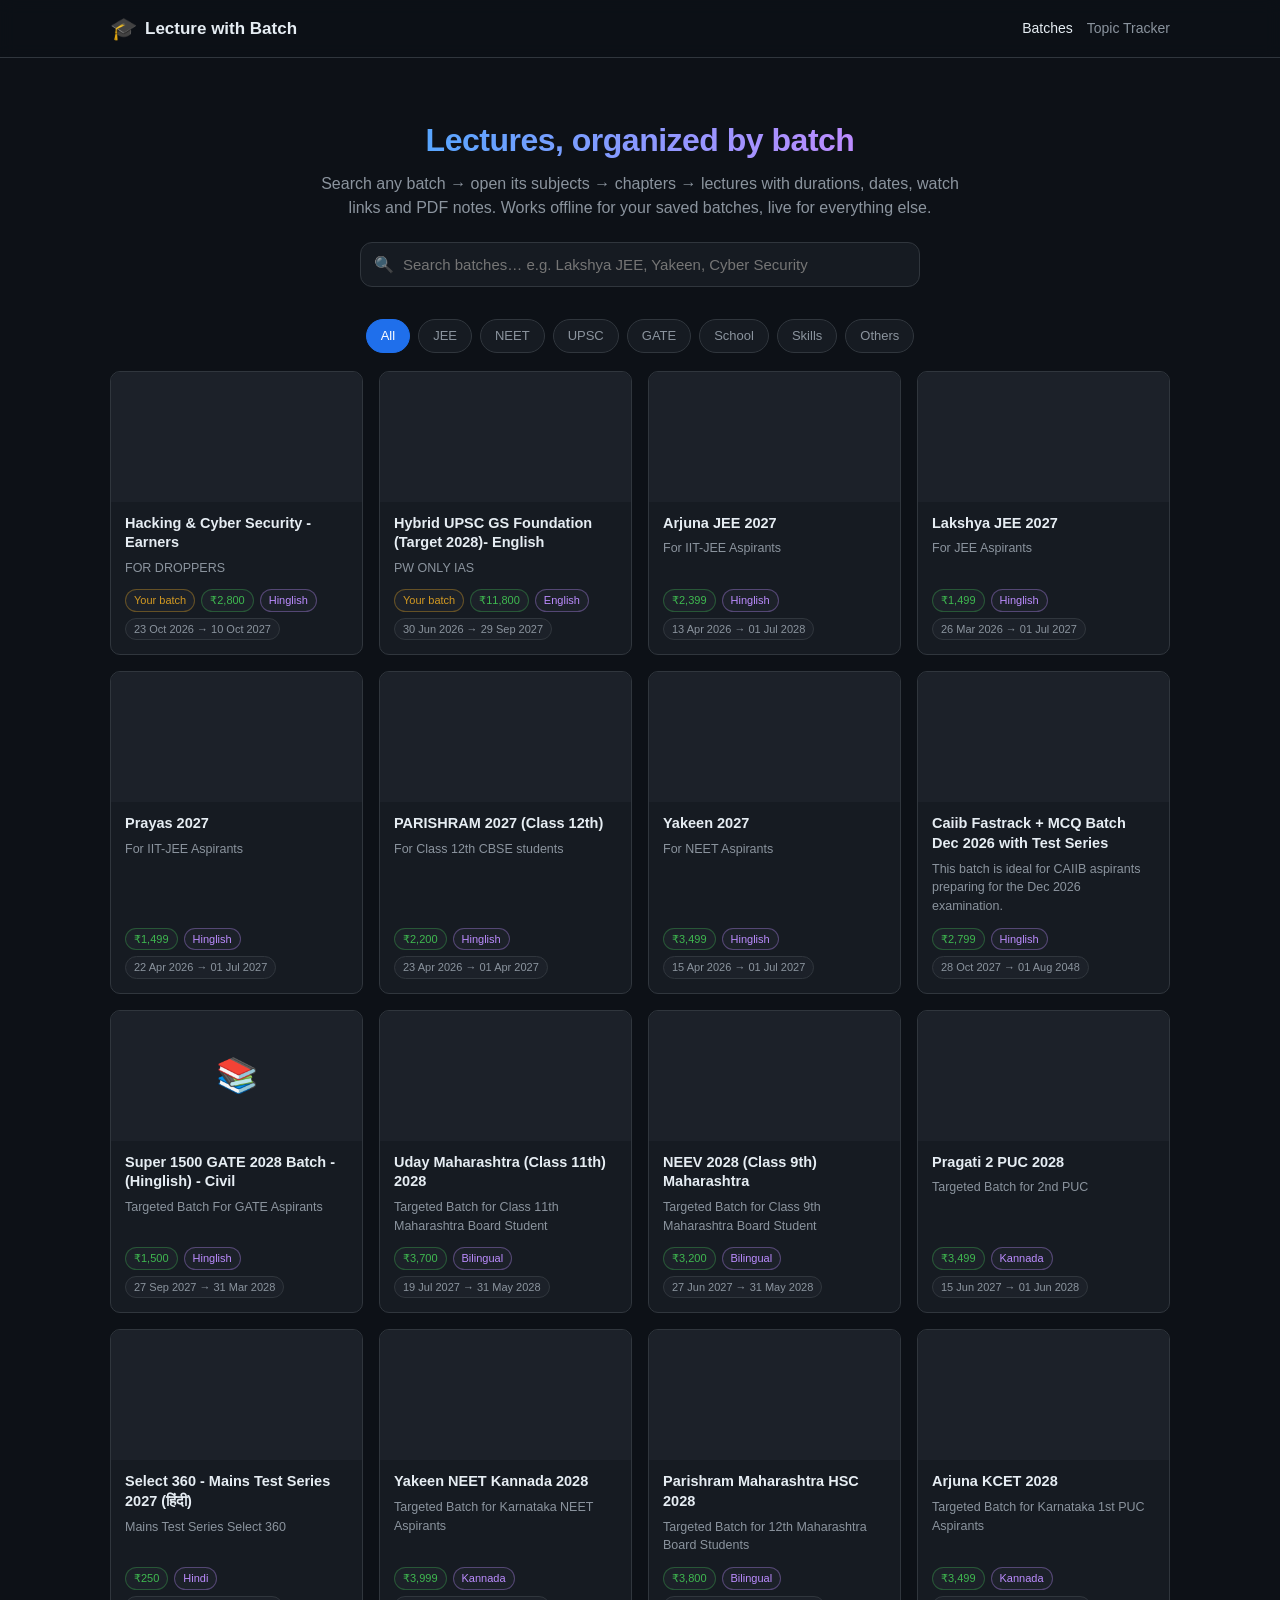
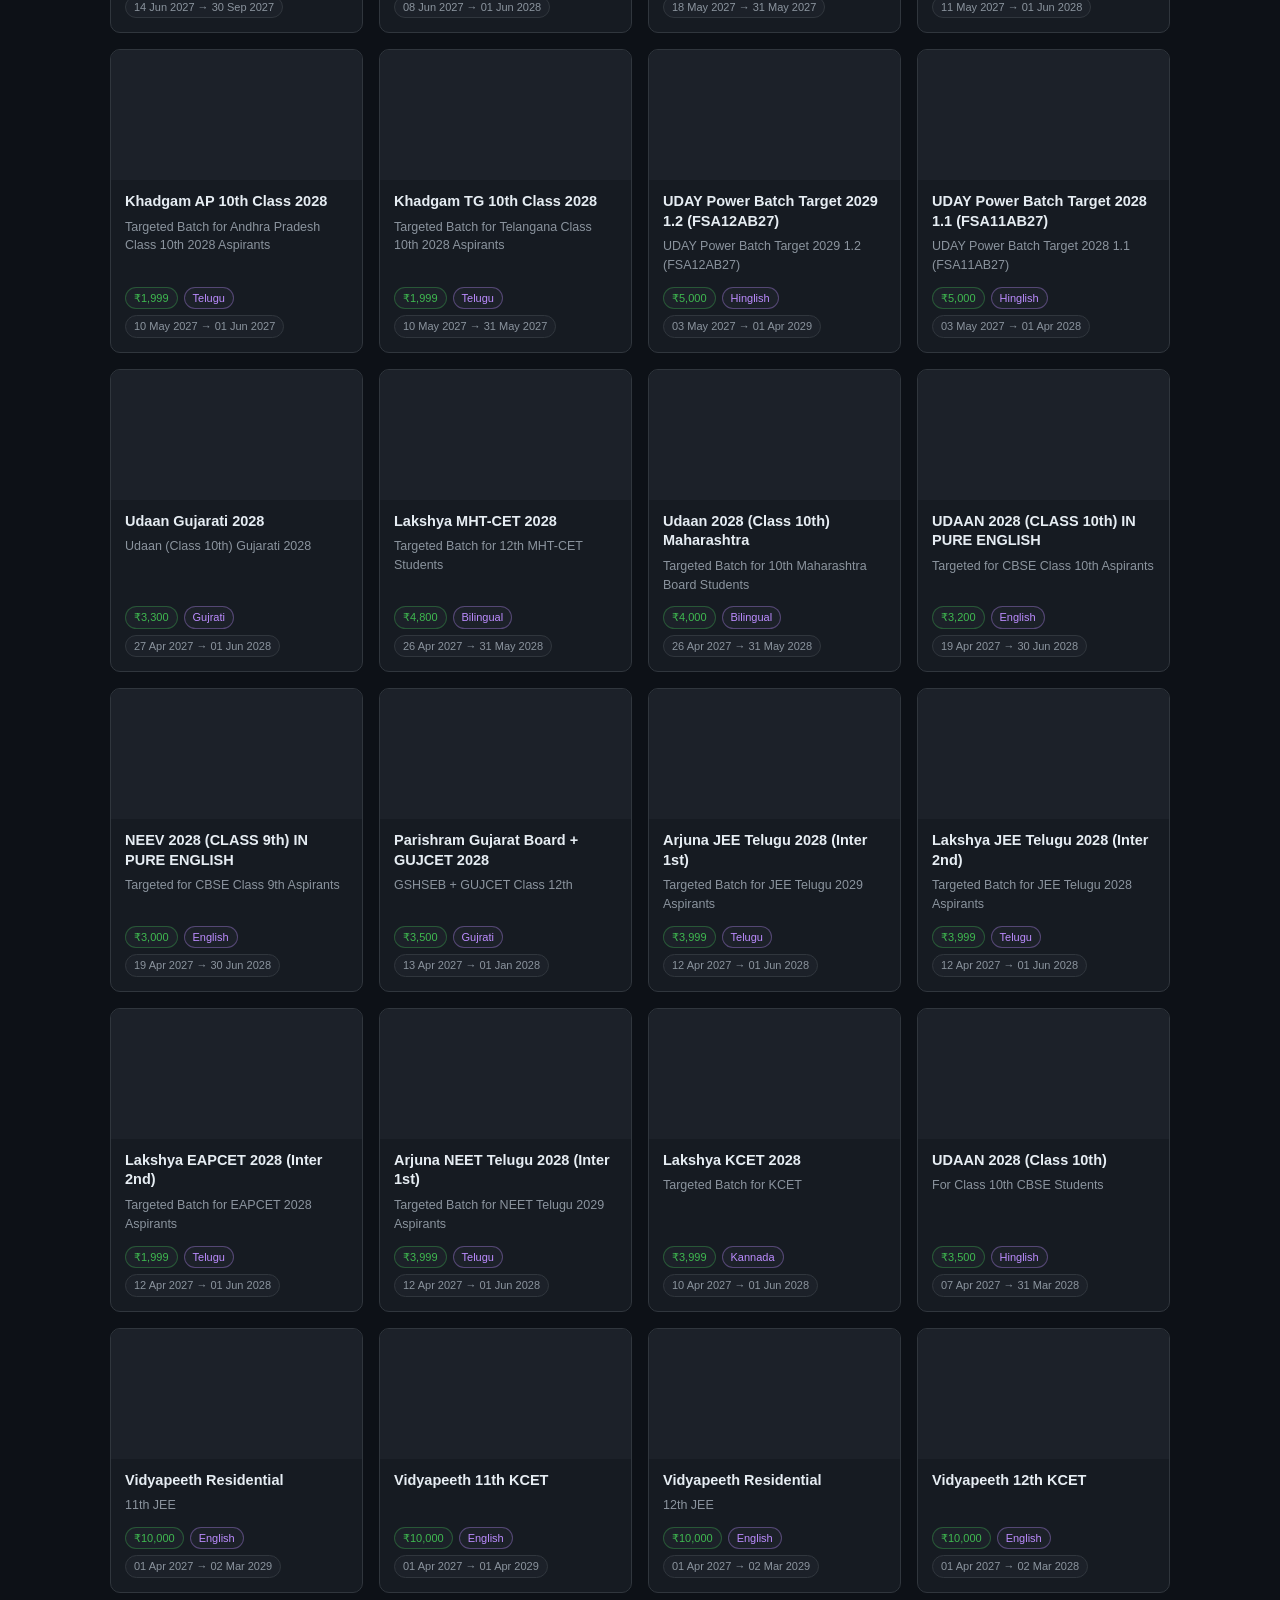
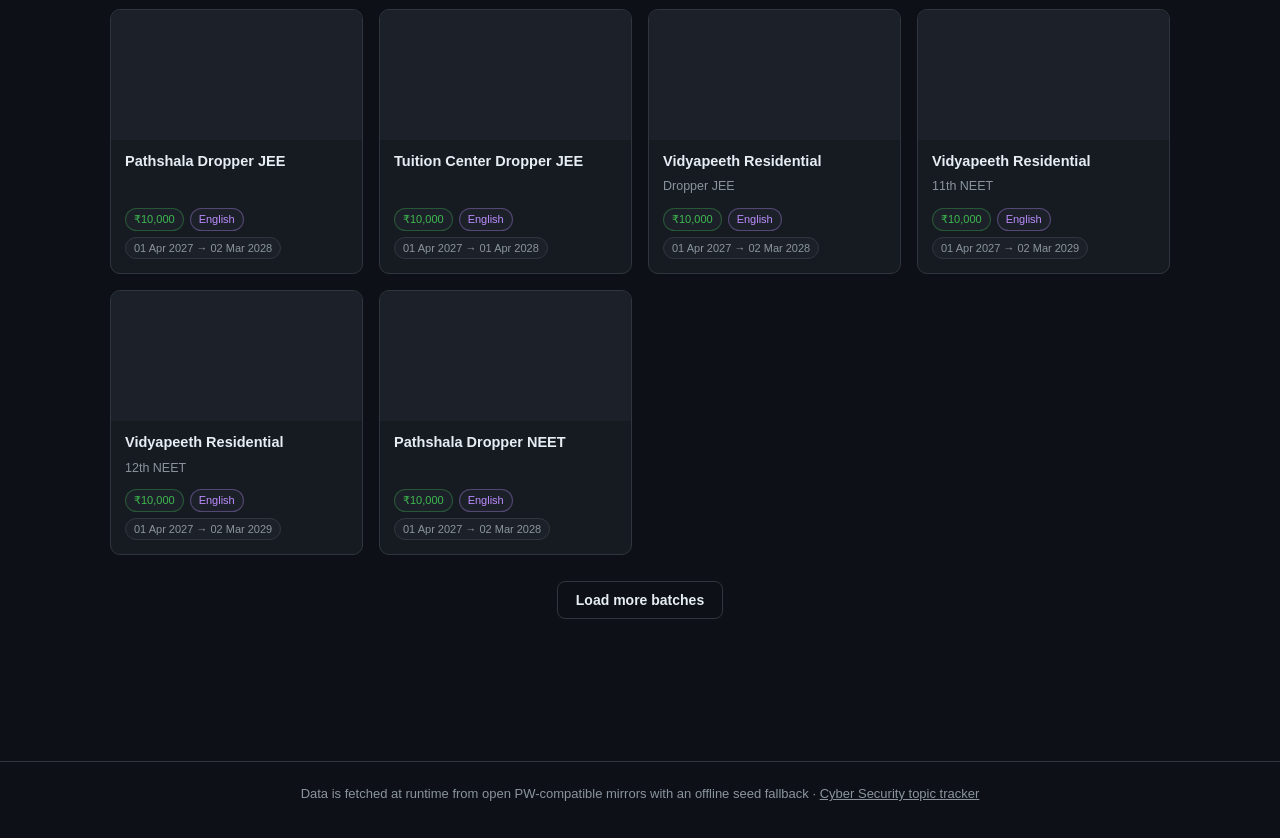
<file: index.html>
<!DOCTYPE html>
<html lang="en">
<head>
  <meta charset="UTF-8">
  <meta name="viewport" content="width=device-width, initial-scale=1.0">
  <title>Lecture with Batch — browse batches, subjects & lectures</title>
  <meta name="description" content="Pick a batch, open its subjects, chapters and lectures — with watch links and notes.">
  <link rel="stylesheet" href="css/site.css">
</head>
<body>
  <header class="site-header">
    <div class="inner">
      <a class="brand" href="index.html"><span class="logo">🎓</span> Lecture with Batch</a>
      <nav class="site-nav">
        <a href="index.html" class="active">Batches</a>
        <a href="tracker.html">Topic Tracker</a>
      </nav>
    </div>
  </header>

  <main class="wrap">
    <section class="hero">
      <h1><span class="grad">Lectures, organized by batch</span></h1>
      <p>Search any batch → open its subjects → chapters → lectures with durations, dates,
         watch links and PDF notes. Works offline for your saved batches, live for everything else.</p>
      <div class="searchbox">
        <span class="icon">🔍</span>
        <input id="search" type="search" placeholder="Search batches… e.g. Lakshya JEE, Yakeen, Cyber Security" autocomplete="off">
      </div>
    </section>

    <div class="chips" id="chips"></div>

    <section id="gridSection">
      <div class="grid" id="grid">
        <div class="state" style="grid-column:1/-1"><span class="spin"></span>Loading batches…</div>
      </div>
      <div class="center">
        <button class="btn ghost" id="loadMore">Load more batches</button>
      </div>
    </section>

    <section id="searchSection">
      <div class="section-title" id="resultsTitle" hidden></div>
      <div class="results" id="results" hidden></div>
    </section>
  </main>

  <footer class="site-footer">
    Data is fetched at runtime from open PW-compatible mirrors with an offline seed fallback ·
    <a href="tracker.html">Cyber Security topic tracker</a>
  </footer>

  <script src="js/api.js"></script>
  <script src="js/home.js"></script>
</body>
</html>
</file>
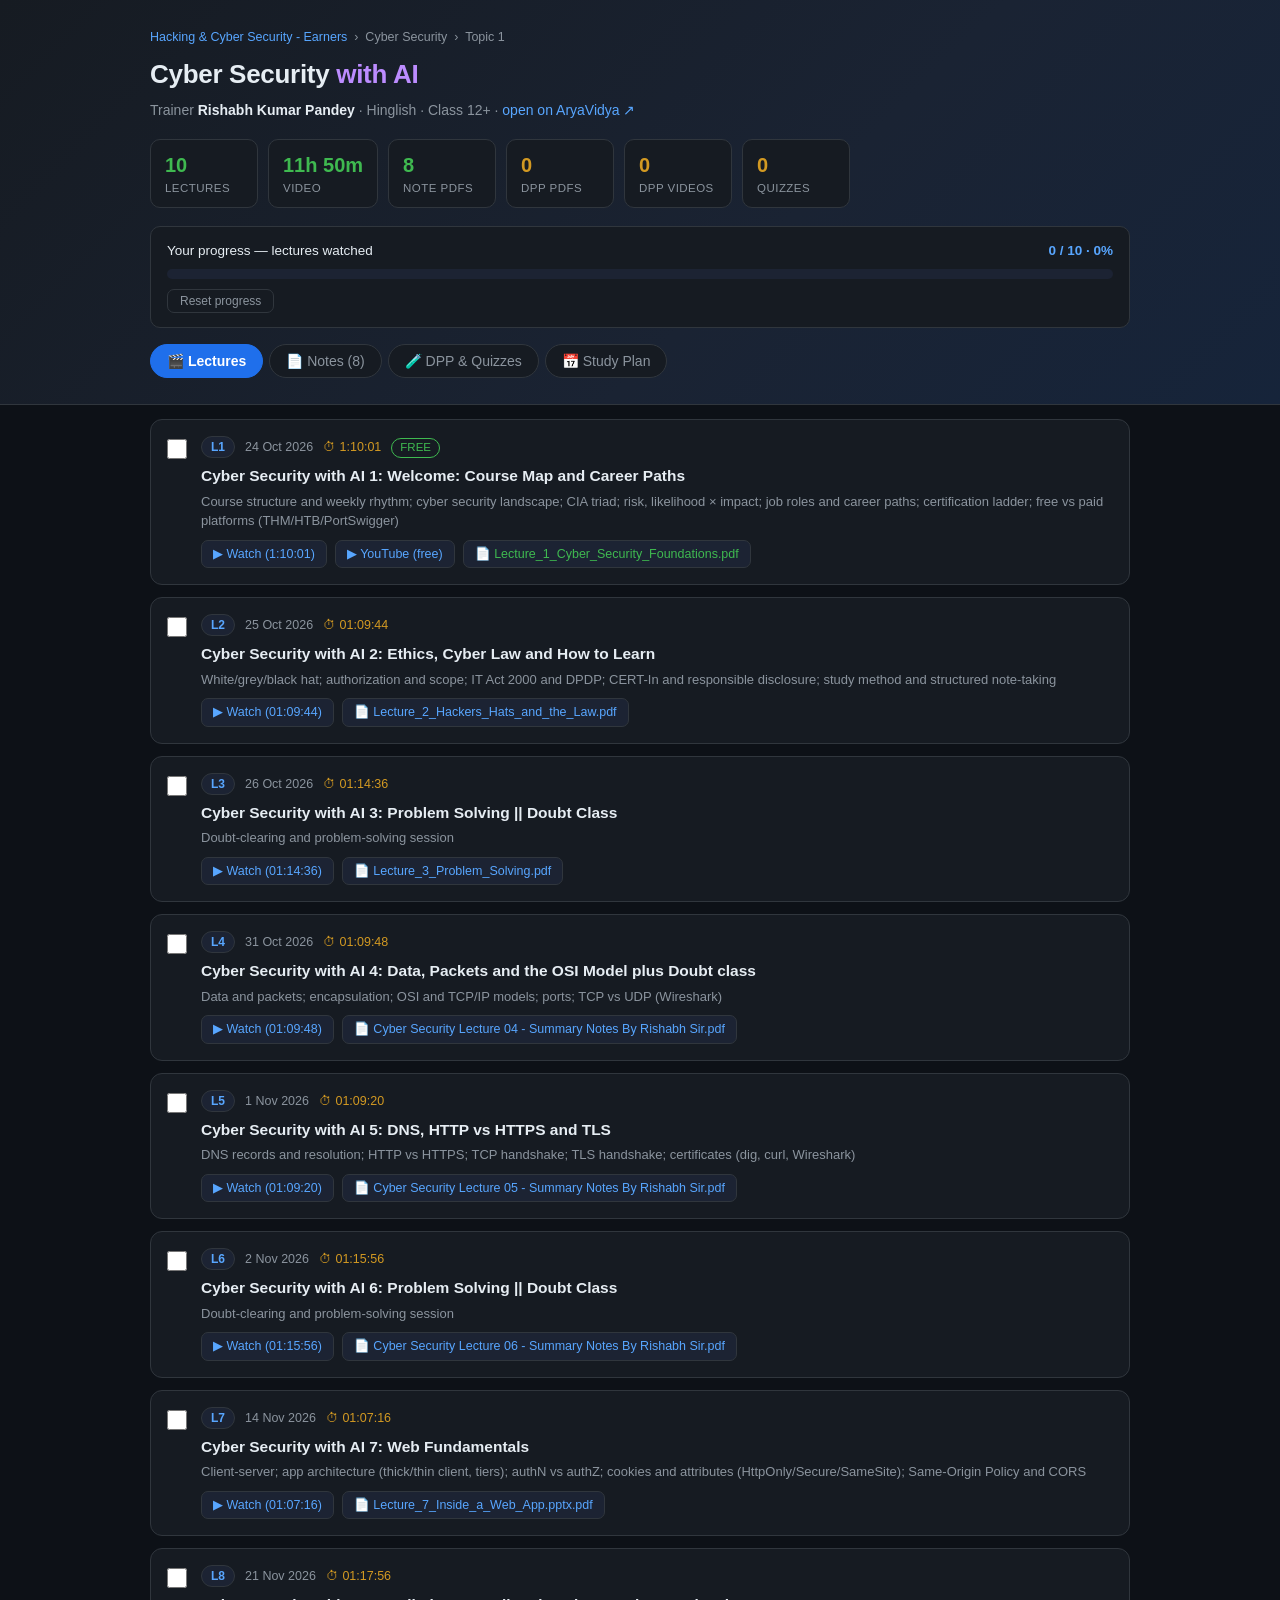
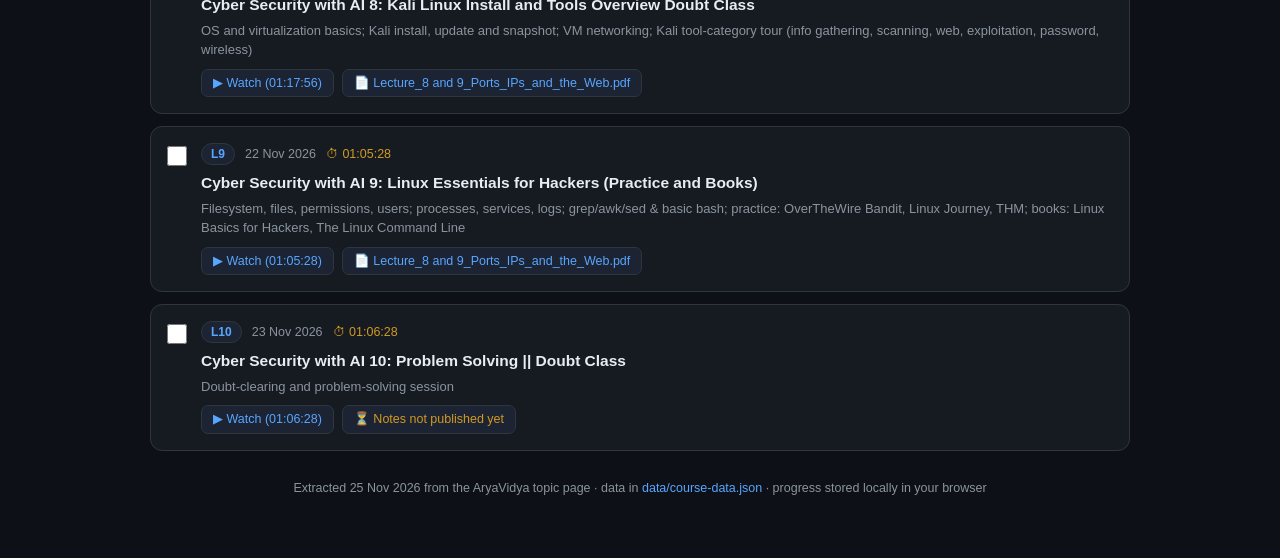
<file: tracker.html>
<!DOCTYPE html>
<html lang="en">
<head>
<meta charset="UTF-8">
<meta name="viewport" content="width=device-width, initial-scale=1.0">
<title>Cyber Security with AI — Study Tracker</title>
<style>
  :root {
    --bg: #0d1117; --panel: #161b22; --panel2: #1c2333; --border: #30363d;
    --text: #e6edf3; --muted: #8b949e; --accent: #58a6ff; --green: #3fb950;
    --amber: #d29922; --red: #f85149; --purple: #bc8cff;
  }
  * { box-sizing: border-box; margin: 0; padding: 0; }
  body {
    background: var(--bg); color: var(--text); font-family: -apple-system, "Segoe UI", Roboto, Helvetica, Arial, sans-serif;
    line-height: 1.5; padding-bottom: 60px;
  }
  header {
    background: linear-gradient(135deg, #161b22 0%, #1a2333 60%, #16243a 100%);
    border-bottom: 1px solid var(--border); padding: 28px 20px 22px;
  }
  .wrap { max-width: 980px; margin: 0 auto; }
  .crumbs { color: var(--muted); font-size: 12.5px; margin-bottom: 8px; }
  .crumbs a { color: var(--accent); text-decoration: none; }
  h1 { font-size: 26px; letter-spacing: -0.3px; }
  h1 .ai { color: var(--purple); }
  .sub { color: var(--muted); font-size: 14px; margin-top: 6px; }
  .sub b { color: var(--text); font-weight: 600; }

  .stats { display: flex; flex-wrap: wrap; gap: 10px; margin-top: 18px; }
  .stat {
    background: var(--panel); border: 1px solid var(--border); border-radius: 10px;
    padding: 10px 14px; min-width: 108px;
  }
  .stat .v { font-size: 20px; font-weight: 700; }
  .stat .k { font-size: 11.5px; color: var(--muted); text-transform: uppercase; letter-spacing: .04em; }
  .stat.ok .v { color: var(--green); }
  .stat.none .v { color: var(--amber); }

  .progress-block { margin-top: 18px; background: var(--panel); border: 1px solid var(--border); border-radius: 10px; padding: 14px 16px; }
  .progress-row { display: flex; justify-content: space-between; font-size: 13.5px; margin-bottom: 8px; }
  .progress-row .pct { font-weight: 700; color: var(--accent); }
  .bar { height: 10px; background: var(--panel2); border-radius: 6px; overflow: hidden; }
  .bar > div { height: 100%; width: 0%; background: linear-gradient(90deg, #238636, #3fb950); border-radius: 6px; transition: width .35s ease; }

  nav.tabs { display: flex; gap: 6px; padding: 16px 0 4px; flex-wrap: wrap; }
  nav.tabs button {
    background: var(--panel); color: var(--muted); border: 1px solid var(--border);
    padding: 8px 16px; border-radius: 999px; font-size: 14px; cursor: pointer;
  }
  nav.tabs button.active { background: #1f6feb; border-color: #1f6feb; color: #fff; font-weight: 600; }

  section.tab { display: none; margin-top: 14px; }
  section.tab.active { display: block; }

  .card {
    background: var(--panel); border: 1px solid var(--border); border-radius: 12px;
    padding: 16px; margin-bottom: 12px;
  }
  .lec { display: flex; gap: 14px; align-items: flex-start; }
  .lec input[type=checkbox] { width: 20px; height: 20px; margin-top: 3px; accent-color: var(--green); cursor: pointer; flex-shrink: 0; }
  .lec .body { flex: 1; min-width: 0; }
  .lec .row1 { display: flex; gap: 10px; align-items: baseline; flex-wrap: wrap; }
  .num { background: var(--panel2); border: 1px solid var(--border); color: var(--accent); font-size: 12px; font-weight: 700; padding: 1px 9px; border-radius: 999px; }
  .date { color: var(--muted); font-size: 12.5px; }
  .dur { color: var(--amber); font-size: 12.5px; font-variant-numeric: tabular-nums; }
  .free { color: var(--green); font-size: 11.5px; border: 1px solid var(--green); border-radius: 999px; padding: 0 8px; }
  .lec h3 { font-size: 15.5px; margin: 6px 0 4px; }
  .lec p { color: var(--muted); font-size: 13px; }
  .links { margin-top: 9px; display: flex; gap: 8px; flex-wrap: wrap; }
  .links a, .links span.tag {
    font-size: 12.5px; text-decoration: none; padding: 4px 11px; border-radius: 7px; border: 1px solid var(--border);
    background: var(--panel2); color: var(--accent);
  }
  .links a:hover { border-color: var(--accent); }
  .links a.pdf { color: var(--green); }
  .links a.pdf.pending { color: var(--muted); cursor: not-allowed; }
  .done-ghost h3 { text-decoration: line-through; text-decoration-color: var(--muted); color: var(--muted); }

  .empty {
    text-align: center; padding: 40px 20px; color: var(--muted);
    background: var(--panel); border: 1px dashed var(--border); border-radius: 12px;
  }
  .empty .big { font-size: 40px; margin-bottom: 10px; }
  .empty b { color: var(--text); }

  .note-row { display: flex; gap: 12px; align-items: center; }
  .note-row .file { font-family: ui-monospace, monospace; font-size: 13px; color: var(--text); word-break: break-all; }
  .note-row .meta { color: var(--muted); font-size: 12.5px; }
  .badge { font-size: 11px; padding: 2px 9px; border-radius: 999px; font-weight: 600; white-space: nowrap; }
  .badge.y { background: rgba(63,185,80,.15); color: var(--green); border: 1px solid rgba(63,185,80,.4); }
  .badge.n { background: rgba(210,153,34,.12); color: var(--amber); border: 1px solid rgba(210,153,34,.4); }

  .plan ol { list-style: none; counter-reset: w; }
  .plan li {
    counter-increment: w; position: relative; padding: 14px 16px 14px 58px;
    background: var(--panel); border: 1px solid var(--border); border-radius: 12px; margin-bottom: 10px;
  }
  .plan li::before {
    content: "W" counter(w); position: absolute; left: 14px; top: 14px;
    background: #1f6feb; color: #fff; font-weight: 700; font-size: 13px;
    width: 32px; height: 32px; border-radius: 8px; display: flex; align-items: center; justify-content: center;
  }
  .plan li h4 { font-size: 15px; margin-bottom: 4px; }
  .plan li p { color: var(--muted); font-size: 13.5px; }
  .plan li p b { color: var(--text); }

  .habits { margin-top: 16px; }
  .habits li { list-style: none; padding: 8px 0; border-bottom: 1px solid var(--border); font-size: 14px; color: var(--muted); }
  .habits li b { color: var(--text); }
  .habits li::before { content: "◆ "; color: var(--purple); }

  footer { margin-top: 28px; color: var(--muted); font-size: 12.5px; text-align: center; }
  footer a { color: var(--accent); text-decoration: none; }

  .reset { background: none; border: 1px solid var(--border); color: var(--muted); font-size: 12px; padding: 4px 12px; border-radius: 7px; cursor: pointer; margin-top: 10px; }
  .reset:hover { color: var(--red); border-color: var(--red); }
</style>
</head>
<body>

<header>
  <div class="wrap">
    <div class="crumbs">
      <a href="https://stream.aryavidya.cc/#/batch/6ab37be92255bff4a44998b2?tab=subjects">Hacking &amp; Cyber Security - Earners</a>
      &nbsp;›&nbsp; Cyber Security &nbsp;›&nbsp; Topic 1
    </div>
    <h1>Cyber Security <span class="ai">with AI</span></h1>
    <div class="sub">
      Trainer <b>Rishabh Kumar Pandey</b> · Hinglish · Class 12+ ·
      <a href="https://stream.aryavidya.cc/#/batch/6ab37be92255bff4a44998b2/subject/6ad1d6c915a81893a94cdf26/topic/6ad5f346ffb303955249816c/cyber-security-with-ai-979004" style="color:var(--accent);text-decoration:none">open on AryaVidya ↗</a>
    </div>

    <div class="stats">
      <div class="stat ok"><div class="v">10</div><div class="k">Lectures</div></div>
      <div class="stat ok"><div class="v">11h 50m</div><div class="k">Video</div></div>
      <div class="stat ok"><div class="v">8</div><div class="k">Note PDFs</div></div>
      <div class="stat none"><div class="v">0</div><div class="k">DPP PDFs</div></div>
      <div class="stat none"><div class="v">0</div><div class="k">DPP Videos</div></div>
      <div class="stat none"><div class="v">0</div><div class="k">Quizzes</div></div>
    </div>

    <div class="progress-block">
      <div class="progress-row">
        <span>Your progress — lectures watched</span>
        <span class="pct" id="pct">0 / 10 · 0%</span>
      </div>
      <div class="bar"><div id="bar"></div></div>
      <button class="reset" id="reset">Reset progress</button>
    </div>

    <nav class="tabs">
      <button class="active" data-tab="lectures">🎬 Lectures</button>
      <button data-tab="notes">📄 Notes (8)</button>
      <button data-tab="resources">🧪 DPP &amp; Quizzes</button>
      <button data-tab="plan">📅 Study Plan</button>
    </nav>
  </div>
</header>

<div class="wrap">

  <!-- LECTURES -->
  <section class="tab active" id="tab-lectures"></section>

  <!-- NOTES -->
  <section class="tab" id="tab-notes"></section>

  <!-- RESOURCES -->
  <section class="tab" id="tab-resources">
    <div class="empty">
      <div class="big">🧪</div>
      <p><b>No DPP PDFs, DPP videos, quizzes or tests published yet</b> for this topic.</p>
      <p style="margin-top:8px">Upstream counts: <b>notes = 8</b>, <b>exercises = 0</b>, <b>videos = 10</b>.
      The batch also has no test categories attached.</p>
      <p style="margin-top:14px">They'll show up in the
        <a href="https://stream.aryavidya.cc/#/batch/6ab37be92255bff4a44998b2/subject/6ad1d6c915a81893a94cdf26/topic/6ad5f346ffb303955249816c/cyber-security-with-ai-979004" style="color:var(--accent)">topic page tabs</a>
        once the instructor uploads them — check weekly, or watch the batch announcements.</p>
    </div>
  </section>

  <!-- PLAN -->
  <section class="tab plan" id="tab-plan">
    <div class="card">
      <h3 style="margin-bottom:10px">📅 4-week plan <span style="color:var(--muted);font-weight:400;font-size:13px">(start Mon 30 Nov 2026 · 1 lecture + notes per day, 6 days/week)</span></h3>
      <ol>
        <li><h4>Week 1 — Foundations &amp; Law · Lectures 1–3</h4>
          <p><b>Mon</b> L1 course map, CIA triad, risk, careers → <b>Tue</b> L2 ethics, IT Act, DPDP, CERT-In → <b>Wed</b> L3 doubt class → <b>Thu</b> notes 1–3 + flashcards → <b>Fri</b> TryHackMe first 2 rooms → <b>Sat</b> buffer → <b>Sun</b> 30 m teach-back.</p></li>
        <li><h4>Week 2 — Networking Core · Lectures 4–5</h4>
          <p><b>Mon</b> L4 packets, OSI/TCP-IP, ports → <b>Tue</b> L5 DNS, HTTP vs HTTPS, TLS → <b>Wed</b> lab: <code>dig</code>, <code>curl -v</code>, Wireshark handshake → <b>Thu</b> notes 4–5 + TCP-vs-UDP cheat sheet → <b>Fri</b> write 5 doubt questions → <b>Sat</b> buffer → <b>Sun</b> explain DNS chain in &lt;2 min.</p></li>
        <li><h4>Week 3 — Web &amp; Kali · Lectures 6–8</h4>
          <p><b>Mon</b> L6 doubt class → <b>Tue</b> L7 web fundamentals: authN/authZ, cookies, SOP, CORS → <b>Wed</b> L8 Kali install + snapshot → <b>Thu</b> PortSwigger Discovery + Authentication labs → <b>Fri</b> notes 6–8 flashcards → <b>Sat</b> buffer → <b>Sun</b> name a Kali tool per category.</p></li>
        <li><h4>Week 4 — Linux &amp; Consolidation · Lectures 9–10 + revision</h4>
          <p><b>Mon</b> L9 Linux essentials → OverTheWire Bandit 1–10 → <b>Tue</b> L10 doubt class → <b>Wed</b> Linux Journey + Bandit 11+ → <b>Thu</b> full revision of all 8 PDFs → <b>Fri</b> closed-book self-test (≥80%) → <b>Sat</b> buffer → <b>Sun</b> plan the next topic.</p></li>
      </ol>
    </div>
    <div class="card habits">
      <h3 style="margin-bottom:6px">Standing habits</h3>
      <ul>
        <li><b>2-min warm-up</b> — recall yesterday's 3 key terms before starting.</li>
        <li><b>Notes in your own words</b> — rewrite each PDF as ≤5 bullet points.</li>
        <li><b>One command per day</b> — from L9's grep/awk/sed/bash list, type it for real.</li>
        <li><b>Flag &amp; move on</b> — mark anything unclear; clear flags in Monday's doubt class.</li>
        <li><b>Track here</b> — your checkboxes save automatically in this browser.</li>
      </ul>
      <p style="margin-top:12px;color:var(--muted);font-size:13px">
        Full day-by-day table with "done when" criteria: see <a href="STUDY_PLAN.md" style="color:var(--accent)">STUDY_PLAN.md</a>.
      </p>
    </div>
    <div class="card">
      <h3 style="margin-bottom:8px">🛠 Practice platforms from the course</h3>
      <div class="links">
        <a href="https://tryhackme.com/" target="_blank" rel="noopener">TryHackMe (THM)</a>
        <a href="https://www.hackthebox.com/" target="_blank" rel="noopener">Hack The Box (HTB)</a>
        <a href="https://portswigger.net/web-security" target="_blank" rel="noopener">PortSwigger Academy</a>
        <a href="https://overthewire.org/wargames/bandit/" target="_blank" rel="noopener">OverTheWire: Bandit</a>
        <a href="https://linuxjourney.com/" target="_blank" rel="noopener">Linux Journey</a>
      </div>
      <p style="margin-top:10px;color:var(--muted);font-size:13px">Books mentioned in L9: <b>Linux Basics for Hackers</b> · <b>The Linux Command Line</b></p>
    </div>
  </section>

  <footer>
    Extracted 25 Nov 2026 from the AryaVidya topic page · data in <a href="data/course-data.json">data/course-data.json</a> ·
    progress stored locally in your browser
  </footer>
</div>

<script>
const BASE = "https://stream.aryavidya.cc/play.php";
const TOPIC = "https://stream.aryavidya.cc/#/batch/6ab37be92255bff4a44998b2/subject/6ad1d6c915a81893a94cdf26/topic/6ad5f346ffb303955249816c/cyber-security-with-ai-979004";

const LECTURES = [
  {n:1,date:"24 Oct 2026",title:"Welcome: Course Map and Career Paths",desc:"Course structure and weekly rhythm; cyber security landscape; CIA triad; risk, likelihood × impact; job roles and career paths; certification ladder; free vs paid platforms (THM/HTB/PortSwigger)",dur:"1:10:01",vid:"6adca1f68f27c050e7c6a858",free:true,yt:"IEIxu1NHmBM",poster:"https://i.ytimg.com/vi/IEIxu1NHmBM/mqdefault.jpg",note:"Lecture_1_Cyber_Security_Foundations.pdf",noteUrl:"https://static.pw.live/5eb393ee95fab7468a79d189/ADMIN/5a75627f-84c7-47fa-9144-1c75ff193dde.pdf"},
  {n:2,date:"25 Oct 2026",title:"Ethics, Cyber Law and How to Learn",desc:"White/grey/black hat; authorization and scope; IT Act 2000 and DPDP; CERT-In and responsible disclosure; study method and structured note-taking",dur:"01:09:44",vid:"6ad5f3472474d6fcc5994438",free:false,poster:"https://static.pw.live/5eb393ee95fab7468a79d189/image/2e645981-efba-43d2-ade2-327cb420ba9c.png",note:"Lecture_2_Hackers_Hats_and_the_Law.pdf",noteUrl:null},
  {n:3,date:"26 Oct 2026",title:"Problem Solving || Doubt Class",desc:"Doubt-clearing and problem-solving session",dur:"01:14:36",vid:"6ad5f3472474d6fcc5994458",free:false,poster:"https://static.pw.live/5eb393ee95fab7468a79d189/image/8846116c-73e4-452c-88e1-a580011e5a11.png",note:"Lecture_3_Problem_Solving.pdf",noteUrl:null},
  {n:4,date:"31 Oct 2026",title:"Data, Packets and the OSI Model plus Doubt class",desc:"Data and packets; encapsulation; OSI and TCP/IP models; ports; TCP vs UDP (Wireshark)",dur:"01:09:48",vid:"6ad5f3482474d6fcc5994485",free:false,poster:"https://static.pw.live/5eb393ee95fab7468a79d189/image/729815de-ab28-486a-b982-11fab39e7ba3.png",note:"Cyber Security Lecture 04 - Summary Notes By Rishabh Sir.pdf",noteUrl:null},
  {n:5,date:"1 Nov 2026",title:"DNS, HTTP vs HTTPS and TLS",desc:"DNS records and resolution; HTTP vs HTTPS; TCP handshake; TLS handshake; certificates (dig, curl, Wireshark)",dur:"01:09:20",vid:"6ad5f3482474d6fcc59944b4",free:false,poster:"https://static.pw.live/5eb393ee95fab7468a79d189/image/def309a8-fdf2-4309-a622-36202a944bb4.png",note:"Cyber Security Lecture 05 - Summary Notes By Rishabh Sir.pdf",noteUrl:null},
  {n:6,date:"2 Nov 2026",title:"Problem Solving || Doubt Class",desc:"Doubt-clearing and problem-solving session",dur:"01:15:56",vid:"6ad5f3482474d6fcc59944ed",free:false,poster:"https://static.pw.live/5eb393ee95fab7468a79d189/image/3205ff10-e435-4bff-8e86-0307e3e9bb90.png",note:"Cyber Security Lecture 06 - Summary Notes By Rishabh Sir.pdf",noteUrl:null},
  {n:7,date:"14 Nov 2026",title:"Web Fundamentals",desc:"Client-server; app architecture (thick/thin client, tiers); authN vs authZ; cookies and attributes (HttpOnly/Secure/SameSite); Same-Origin Policy and CORS",dur:"01:07:16",vid:"6ad5f3482474d6fcc599450b",free:false,poster:"https://static.pw.live/5eb393ee95fab7468a79d189/image/05c7ce6d-b310-42c4-81d0-389b1c1ae2b9.png",note:"Lecture_7_Inside_a_Web_App.pptx.pdf",noteUrl:null},
  {n:8,date:"21 Nov 2026",title:"Kali Linux Install and Tools Overview Doubt Class",desc:"OS and virtualization basics; Kali install, update and snapshot; VM networking; Kali tool-category tour (info gathering, scanning, web, exploitation, password, wireless)",dur:"01:17:56",vid:"6ad5f3482474d6fcc5994522",free:false,poster:"https://static.pw.live/5eb393ee95fab7468a79d189/image/b62009e5-aca4-4bbe-a45d-549c9f3caff6.png",note:"Lecture_8 and 9_Ports_IPs_and_the_Web.pdf",noteUrl:null},
  {n:9,date:"22 Nov 2026",title:"Linux Essentials for Hackers (Practice and Books)",desc:"Filesystem, files, permissions, users; processes, services, logs; grep/awk/sed & basic bash; practice: OverTheWire Bandit, Linux Journey, THM; books: Linux Basics for Hackers, The Linux Command Line",dur:"01:05:28",vid:"6ad5f3492474d6fcc5994543",free:false,poster:"https://static.pw.live/5eb393ee95fab7468a79d189/image/5969d1cc-6074-422e-9529-e0a3d53b4c23.png",note:"Lecture_8 and 9_Ports_IPs_and_the_Web.pdf",noteUrl:null},
  {n:10,date:"23 Nov 2026",title:"Problem Solving || Doubt Class",desc:"Doubt-clearing and problem-solving session",dur:"01:06:28",vid:"6ad5f3492474d6fcc5994564",free:false,poster:"https://static.pw.live/5eb393ee95fab7468a79d189/image/a910471b-5beb-450f-ad00-6ec34d382d74.png",note:null,noteUrl:null}
];

const NOTES = [
  {lec:"1", file:"Lecture_1_Cyber_Security_Foundations.pdf", date:"24 Oct 2026", url:"https://static.pw.live/5eb393ee95fab7468a79d189/ADMIN/5a75627f-84c7-47fa-9144-1c75ff193dde.pdf"},
  {lec:"2", file:"Lecture_2_Hackers_Hats_and_the_Law.pdf", date:"25 Oct 2026", url:null},
  {lec:"3", file:"Lecture_3_Problem_Solving.pdf", date:"26 Oct 2026", url:null},
  {lec:"4", file:"Cyber Security Lecture 04 - Summary Notes By Rishabh Sir.pdf", date:"31 Oct 2026", url:null},
  {lec:"5", file:"Cyber Security Lecture 05 - Summary Notes By Rishabh Sir.pdf", date:"1 Nov 2026", url:null},
  {lec:"6", file:"Cyber Security Lecture 06 - Summary Notes By Rishabh Sir.pdf", date:"2 Nov 2026", url:null},
  {lec:"7", file:"Lecture_7_Inside_a_Web_App.pptx.pdf", date:"14 Nov 2026", url:null},
  {lec:"8+9", file:"Lecture_8 and 9_Ports_IPs_and_the_Web.pdf", date:"22 Nov 2026", url:null}
];

function playUrl(l){
  const p = new URLSearchParams({
    video_url: "", title: "Cyber Security with AI " + l.n + ": " + l.title,
    poster: l.poster || "", video_id: l.vid, batch_id: "6ab37be92255bff4a44998b2",
    subject_id: "6ad1d6c915a81893a94cdf26", video_type: "pw",
    subject_id_original: "6ad1d6c915a81893a94cdf26",
    topic_id: "6ad5f346ffb303955249816c", subject_slug: "cyber-security-228956",
    topic_slug: "cyber-security-with-ai-979004", urlType: "penpencilvdo"
  });
  return BASE + "?" + p.toString();
}

const KEY = "csai-topic1-progress";
let progress = JSON.parse(localStorage.getItem(KEY) || "{}");

function save(){ localStorage.setItem(KEY, JSON.stringify(progress)); updateBar(); }
function updateBar(){
  const done = LECTURES.filter(l => progress[l.n]).length;
  const pct = Math.round(done / LECTURES.length * 100);
  document.getElementById("pct").textContent = done + " / " + LECTURES.length + " · " + pct + "%";
  document.getElementById("bar").style.width = pct + "%";
}

function renderLectures(){
  const el = document.getElementById("tab-lectures");
  el.innerHTML = LECTURES.map(l => {
    const checked = progress[l.n] ? "checked" : "";
    const ghost = progress[l.n] ? "done-ghost" : "";
    let links = `<a href="${playUrl(l)}" target="_blank" rel="noopener">▶ Watch (${l.dur})</a>`;
    if (l.yt) links += `<a href="https://www.youtube.com/watch?v=${l.yt}" target="_blank" rel="noopener">▶ YouTube (free)</a>`;
    if (l.note) {
      links += l.noteUrl
        ? `<a class="pdf" href="${l.noteUrl}" target="_blank" rel="noopener">📄 ${l.note}</a>`
        : `<span class="tag" title="PDF exists but direct link requires your AryaVidya session">📄 ${l.note}</span>`;
    } else {
      links += `<span class="tag" style="color:var(--amber)">⏳ Notes not published yet</span>`;
    }
    return `<div class="card lec ${ghost}">
      <input type="checkbox" data-n="${l.n}" ${checked} aria-label="Mark lecture ${l.n} watched">
      <div class="body">
        <div class="row1">
          <span class="num">L${l.n}</span>
          <span class="date">${l.date}</span>
          <span class="dur">⏱ ${l.dur}</span>
          ${l.free ? '<span class="free">FREE</span>' : ''}
        </div>
        <h3>Cyber Security with AI ${l.n}: ${l.title}</h3>
        <p>${l.desc}</p>
        <div class="links">${links}</div>
      </div>
    </div>`;
  }).join("");
  el.querySelectorAll("input[type=checkbox]").forEach(cb => {
    cb.addEventListener("change", e => {
      progress[e.target.dataset.n] = e.target.checked;
      if (!e.target.checked) delete progress[e.target.dataset.n];
      save(); renderLectures();
    });
  });
}

function renderNotes(){
  document.getElementById("tab-notes").innerHTML = NOTES.map(n => `
    <div class="card note-row">
      <span class="badge ${n.url ? "y" : "n"}">${n.url ? "PDF ready" : "via AryaVidya"}</span>
      <div style="flex:1;min-width:0">
        <div class="file">${n.file}</div>
        <div class="meta">Lecture ${n.lec} · ${n.date}</div>
      </div>
      ${n.url
        ? `<a class="links" style="text-decoration:none" href="${n.url}" target="_blank" rel="noopener"><span class="tag" style="color:var(--green)">⬇ Open PDF</span></a>`
        : `<a style="text-decoration:none" href="${TOPIC}" target="_blank" rel="noopener"><span class="tag">Open in Notes tab ↗</span></a>`}
    </div>`).join("") + `
    <div class="card" style="color:var(--muted);font-size:13.5px">
      ℹ️ Lecture <b style="color:var(--text)">10</b> has no summary notes yet.
      All 8 PDFs live on the AryaVidya <b style="color:var(--text)">Notes</b> tab — direct links are only issued to your signed-in session, so only Lecture 1 (free) links straight to the file here.
    </div>`;
}

document.querySelectorAll("nav.tabs button").forEach(b => {
  b.addEventListener("click", () => {
    document.querySelectorAll("nav.tabs button").forEach(x => x.classList.remove("active"));
    document.querySelectorAll("section.tab").forEach(x => x.classList.remove("active"));
    b.classList.add("active");
    document.getElementById("tab-" + b.dataset.tab).classList.add("active");
  });
});

document.getElementById("reset").addEventListener("click", () => {
  if (confirm("Reset all lecture checkboxes?")) { progress = {}; save(); renderLectures(); }
});

renderLectures();
renderNotes();
updateBar();
</script>
</body>
</html>
</file>
<file: css/site.css>
/* Lecture with Batch — shared styles (GitHub-dark palette, matches tracker) */
:root {
  --bg: #0d1117;
  --panel: #161b22;
  --panel2: #1c2129;
  --border: #30363d;
  --text: #e6edf3;
  --muted: #8b949e;
  --accent: #58a6ff;
  --accent2: #bc8cff;
  --green: #3fb950;
  --amber: #d29922;
  --red: #f85149;
  --blue-bg: #1f6feb;
  --radius: 10px;
}
* { box-sizing: border-box; }
html, body { margin: 0; padding: 0; }
body {
  background: var(--bg);
  color: var(--text);
  font-family: -apple-system, BlinkMacSystemFont, "Segoe UI", Roboto, Helvetica, Arial, sans-serif;
  line-height: 1.5;
  min-height: 100vh;
}
a { color: var(--accent); text-decoration: none; }
a:hover { text-decoration: underline; }

/* Header */
.site-header {
  position: sticky; top: 0; z-index: 50;
  background: rgba(13, 17, 23, 0.92);
  backdrop-filter: blur(8px);
  border-bottom: 1px solid var(--border);
}
.site-header .inner {
  max-width: 1100px; margin: 0 auto; padding: 12px 20px;
  display: flex; align-items: center; gap: 16px;
}
.brand { font-weight: 700; font-size: 17px; color: var(--text); display: flex; align-items: center; gap: 8px; }
.brand:hover { text-decoration: none; }
.brand .logo { font-size: 22px; }
.site-nav { margin-left: auto; display: flex; gap: 14px; font-size: 14px; }
.site-nav a { color: var(--muted); }
.site-nav a:hover, .site-nav a.active { color: var(--text); text-decoration: none; }

.wrap { max-width: 1100px; margin: 0 auto; padding: 24px 20px 60px; }

/* Hero */
.hero { text-align: center; padding: 34px 10px 10px; }
.hero h1 { font-size: 32px; margin: 0 0 8px; letter-spacing: -0.5px; }
.hero h1 .grad {
  background: linear-gradient(90deg, var(--accent), var(--accent2));
  -webkit-background-clip: text; background-clip: text; color: transparent;
}
.hero p { color: var(--muted); margin: 0 auto 22px; max-width: 640px; }

/* Search */
.searchbox { position: relative; max-width: 560px; margin: 0 auto; }
.searchbox input {
  width: 100%; padding: 13px 16px 13px 42px;
  background: var(--panel); color: var(--text);
  border: 1px solid var(--border); border-radius: 12px;
  font-size: 15px; outline: none; transition: border-color .15s;
}
.searchbox input:focus { border-color: var(--accent); }
.searchbox .icon { position: absolute; left: 14px; top: 50%; transform: translateY(-50%); opacity: .6; }

/* Chips */
.chips { display: flex; flex-wrap: wrap; gap: 8px; justify-content: center; margin: 22px 0 6px; }
.chip {
  padding: 6px 14px; border-radius: 999px; font-size: 13px; cursor: pointer;
  background: var(--panel); border: 1px solid var(--border); color: var(--muted);
  user-select: none; transition: all .12s;
}
.chip:hover { color: var(--text); border-color: var(--muted); }
.chip.active { background: var(--blue-bg); border-color: var(--blue-bg); color: #fff; }

/* Grid cards */
.grid {
  display: grid; gap: 16px; margin-top: 18px;
  grid-template-columns: repeat(auto-fill, minmax(240px, 1fr));
}
.card {
  background: var(--panel); border: 1px solid var(--border); border-radius: var(--radius);
  overflow: hidden; display: flex; flex-direction: column;
  transition: transform .12s, border-color .12s;
  color: var(--text);
}
.card:hover { transform: translateY(-3px); border-color: var(--accent); text-decoration: none; }
.card .thumb {
  height: 130px; background: var(--panel2) center/cover no-repeat;
  display: flex; align-items: center; justify-content: center;
  color: var(--muted); font-size: 34px;
}
.card .body { padding: 12px 14px 14px; display: flex; flex-direction: column; gap: 6px; flex: 1; }
.card .title { font-weight: 600; font-size: 14.5px; line-height: 1.35; }
.card .sub { color: var(--muted); font-size: 12.5px; }
.card .meta { display: flex; flex-wrap: wrap; gap: 6px; margin-top: auto; padding-top: 6px; }
.tag {
  font-size: 11px; padding: 2px 8px; border-radius: 999px;
  background: var(--panel2); border: 1px solid var(--border); color: var(--muted);
}
.tag.fee { color: var(--green); border-color: rgba(63,185,80,.35); }
.tag.lang { color: var(--accent2); border-color: rgba(188,140,255,.35); }
.tag.hot { color: var(--amber); border-color: rgba(210,153,34,.4); }

/* Buttons */
.btn {
  display: inline-block; padding: 10px 18px; border-radius: 8px; font-size: 14px;
  background: var(--blue-bg); color: #fff; border: none; cursor: pointer; font-weight: 600;
}
.btn:hover { filter: brightness(1.1); text-decoration: none; }
.btn.ghost { background: transparent; border: 1px solid var(--border); color: var(--text); }
.btn.ghost:hover { border-color: var(--muted); }
.btn:disabled { opacity: .5; cursor: default; }
.center { text-align: center; margin-top: 26px; }

/* Batch page */
.crumb { font-size: 14px; color: var(--muted); margin-bottom: 14px; }
.batch-hero {
  display: flex; gap: 20px; background: var(--panel); border: 1px solid var(--border);
  border-radius: 14px; padding: 20px; margin-bottom: 18px; flex-wrap: wrap;
}
.batch-hero .poster {
  width: 220px; height: 140px; border-radius: 10px; flex: none;
  background: var(--panel2) center/cover no-repeat;
  display: flex; align-items: center; justify-content: center; font-size: 40px;
}
.batch-hero .info { flex: 1; min-width: 260px; }
.batch-hero h1 { margin: 0 0 6px; font-size: 24px; letter-spacing: -0.3px; }
.batch-hero .by { color: var(--muted); font-size: 14px; margin-bottom: 10px; }
.batch-hero .meta { display: flex; flex-wrap: wrap; gap: 8px; margin-bottom: 10px; }
.batch-hero .price { font-size: 20px; font-weight: 700; color: var(--green); }
.batch-hero details { color: var(--muted); font-size: 13.5px; margin-top: 8px; }
.batch-hero details summary { cursor: pointer; color: var(--accent); }

/* Progress */
.progress-wrap { margin: 4px 0 18px; }
.progress-label { display: flex; justify-content: space-between; font-size: 13px; color: var(--muted); margin-bottom: 6px; }
.progress-track { height: 8px; background: var(--panel2); border-radius: 999px; overflow: hidden; border: 1px solid var(--border); }
.progress-fill { height: 100%; background: linear-gradient(90deg, var(--accent), var(--green)); width: 0%; transition: width .3s; border-radius: 999px; }

/* Subjects */
.section-title { font-size: 18px; font-weight: 700; margin: 26px 0 12px; display: flex; align-items: center; gap: 8px; }
.subject {
  background: var(--panel); border: 1px solid var(--border); border-radius: var(--radius);
  margin-bottom: 12px; overflow: hidden;
}
.subject-head {
  display: flex; align-items: center; gap: 14px; padding: 14px 16px; cursor: pointer;
  user-select: none; transition: background .12s;
}
.subject-head:hover { background: var(--panel2); }
.subject-head .sicon {
  width: 44px; height: 44px; border-radius: 8px; flex: none;
  background: var(--panel2) center/cover no-repeat;
  display: flex; align-items: center; justify-content: center; font-size: 20px;
}
.subject-head .sname { font-weight: 600; }
.subject-head .scounts { color: var(--muted); font-size: 13px; }
.subject-head .chev { margin-left: auto; color: var(--muted); transition: transform .15s; font-size: 13px; }
.subject.open .chev { transform: rotate(90deg); }
.subject-body { border-top: 1px solid var(--border); padding: 8px 12px 12px; display: none; }
.subject.open .subject-body { display: block; }

/* Topics */
.topic { border-bottom: 1px solid var(--border); }
.topic:last-child { border-bottom: none; }
.topic-head {
  display: flex; align-items: center; gap: 10px; padding: 11px 8px; cursor: pointer;
  user-select: none; border-radius: 6px;
}
.topic-head:hover { background: var(--panel2); }
.topic-head .tname { font-size: 14.5px; flex: 1; }
.topic-head .tcounts { display: flex; gap: 6px; flex: none; }
.topic .chev { color: var(--muted); font-size: 12px; transition: transform .15s; }
.topic.open .chev { transform: rotate(90deg); }
.topic-body { display: none; padding: 4px 8px 12px 26px; }
.topic.open .topic-body { display: block; }

/* Lecture rows */
.lecture {
  display: flex; align-items: center; gap: 12px; padding: 10px 10px;
  background: var(--panel2); border: 1px solid var(--border);
  border-radius: 8px; margin-bottom: 8px; font-size: 14px;
}
.lecture .lnum {
  width: 26px; height: 26px; border-radius: 50%; flex: none;
  background: var(--panel); border: 1px solid var(--border);
  display: flex; align-items: center; justify-content: center;
  font-size: 12px; color: var(--muted); font-weight: 600;
}
.lecture.done .lnum { background: rgba(63,185,80,.15); border-color: var(--green); color: var(--green); }
.lecture .lmain { flex: 1; min-width: 0; }
.lecture .ltitle { line-height: 1.35; word-break: break-word; }
.lecture.done .ltitle { color: var(--muted); text-decoration: line-through; text-decoration-color: rgba(139,148,158,.5); }
.lecture .lmeta { color: var(--muted); font-size: 12px; display: flex; gap: 10px; flex-wrap: wrap; margin-top: 2px; }
.lecture .lacts { display: flex; gap: 8px; flex: none; align-items: center; }
.mini {
  font-size: 12.5px; padding: 5px 12px; border-radius: 7px; font-weight: 600;
  background: var(--blue-bg); color: #fff; white-space: nowrap;
}
.mini:hover { filter: brightness(1.12); text-decoration: none; }
.mini.alt { background: transparent; border: 1px solid var(--border); color: var(--accent); }
.tick {
  width: 22px; height: 22px; border-radius: 6px; flex: none; cursor: pointer;
  background: var(--panel); border: 1px solid var(--border);
  display: flex; align-items: center; justify-content: center;
  color: transparent; font-size: 13px; user-select: none;
}
.tick.on { background: rgba(63,185,80,.18); border-color: var(--green); color: var(--green); }
.badge-free {
  font-size: 10.5px; background: rgba(63,185,80,.15); color: var(--green);
  border: 1px solid rgba(63,185,80,.4); border-radius: 999px; padding: 1px 7px;
}

/* States */
.state { text-align: center; color: var(--muted); padding: 26px 12px; font-size: 14.5px; }
.state .big { font-size: 30px; margin-bottom: 8px; }
.state.error { color: var(--red); }
.state button { margin-top: 10px; }
.spin {
  width: 18px; height: 18px; border: 2px solid var(--border); border-top-color: var(--accent);
  border-radius: 50%; display: inline-block; animation: spin .7s linear infinite; vertical-align: -4px; margin-right: 8px;
}
@keyframes spin { to { transform: rotate(360deg); } }

/* Search results list */
.results { display: flex; flex-direction: column; gap: 8px; margin-top: 16px; }
.result {
  display: flex; align-items: center; gap: 12px; padding: 12px 16px;
  background: var(--panel); border: 1px solid var(--border); border-radius: var(--radius);
  color: var(--text); font-size: 14.5px;
}
.result:hover { border-color: var(--accent); text-decoration: none; }
.result .go { margin-left: auto; color: var(--muted); font-size: 13px; }

/* Footer */
.site-footer {
  border-top: 1px solid var(--border); color: var(--muted); font-size: 13px;
  text-align: center; padding: 22px 16px 34px; margin-top: 40px;
}
.site-footer a { color: var(--muted); text-decoration: underline; }

@media (max-width: 640px) {
  .hero h1 { font-size: 25px; }
  .batch-hero .poster { width: 100%; height: 160px; }
  .lecture { flex-wrap: wrap; }
  .lecture .lacts { width: 100%; justify-content: flex-end; }
}
</file>
